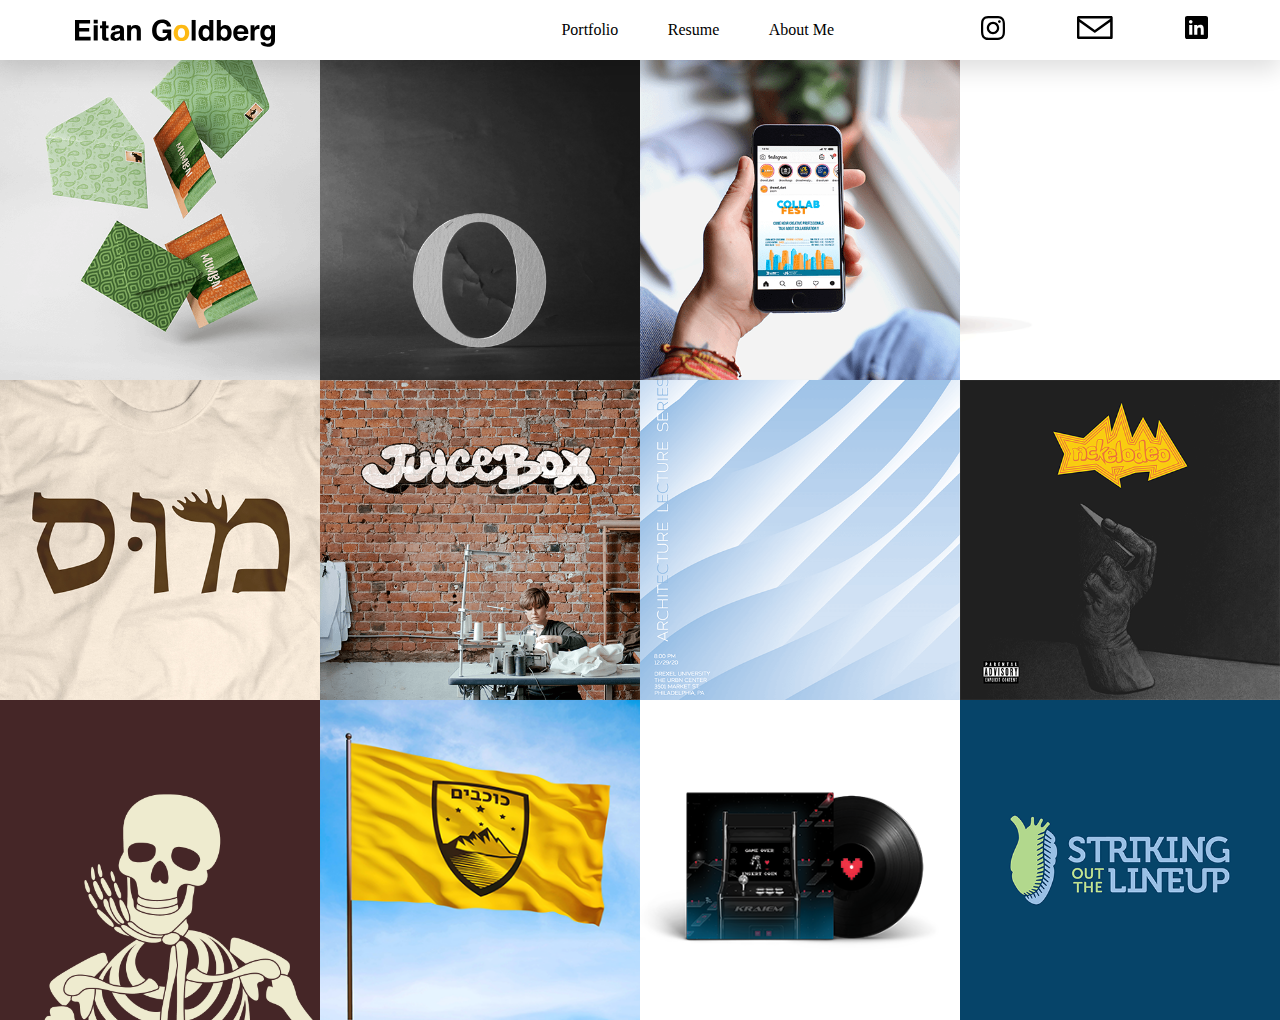
<file: deploy/index.html>
<!DOCTYPE html>
<html lang="en">

<head>
    <meta charset="UTF-8">
    <meta name="viewport" content="width=device-width, initial-scale=1.0">
    <meta http-equiv="X-UA-Compatible" content="ie=edge">
    <!-- Google Font -->
    <link rel="preconnect" href="https://fonts.googleapis.com">
    <link rel="preconnect" href="https://fonts.gstatic.com" crossorigin>
    <link href="https://fonts.googleapis.com/css2?family=Montserrat:ital,wght@0,100;0,200;0,300;0,400;0,500;0,600;0,700;0,800;0,900;1,100;1,200;1,300;1,400;1,500;1,600;1,700;1,800;1,900&display=swap" rel="stylesheet">
    <link rel="stylesheet" href="css/styles.css">
    <title>Eitan Goldberg</title>
    <link rel="icon" type="image/x-icon" href="./img/favicon.svg">
</head>

<body>

    <script type="module" src="js/scripts-min.js"></script>

    <header>
      <section id="header-contents">
    
        <aside id="logo-container">
          <a href="index.html" ><img src="img/logo.svg" alt="eitangoldberg_logo"></a>
        </aside>
      
        <section id="burger-container">
          <div id="hamburger_icon">
            <svg fill="none" viewBox="0 0 30 28">
              <g fill="#000">
                <path id="burger-line-3" d="M24.11 20.675H5.89a1.5 1.5 0 1 0 0 3h18.22a1.5 1.5 0 1 0 0-3Z" class="burgerlines"/>
                <path id="burger-line-2" d="M24.11 12.505H5.89a1.5 1.5 0 1 0 0 3h18.22a1.5 1.5 0 1 0 0-3Z" class="burgerlines"/>
                <path id="burger-line-1" d="M5.89 7.325h18.22a1.5 1.5 0 0 0 0-3H5.89a1.5 1.5 0 0 0 0 3Z" class="burgerlines"/>
              </g>
            </svg>
          </div>
        </section>
      
        <div id="nav-container">
          <ul id="navlinks">
            <li><a href="index.html" class="nav-links" id="portfolio-link">Portfolio</a></li>
            <li><a href="img/EitanGoldberg_Resume.pdf" class="nav-links" id="resume-link">Resume</a></li>
            <li><a href="aboutme.html" class="nav-links" id="aboutme-link">About Me</a></li>
          </ul>
    
          <div id="social-icons">
            <a href="https://www.instagram.com/obsessive.work/">
              <svg class="instagram-icon" viewBox="0 0 24 24">
                  <g style="clip-path:url(#SVGID_00000029047501431540366000000010113900233366862225_)">
                    <path d="M12 2.2c3.2 0 3.6 0 4.8.1 1.2.1 1.8.2 2.2.4.6.2 1 .5 1.4.9.4.4.7.8.9 1.4.2.4.4 1.1.4 2.2.1 1.3.1 1.6.1 4.8 0 3.2 0 3.6-.1 4.8-.1 1.2-.2 1.8-.4 2.2-.2.6-.5 1-.9 1.4-.4.4-.8.7-1.4.9-.4.2-1.1.4-2.2.4-1.3.1-1.6.1-4.8.1-3.2 0-3.6 0-4.8-.1-1.2-.1-1.8-.2-2.2-.4-.6-.2-1-.5-1.4-.9-.4-.4-.7-.8-.9-1.4-.2-.4-.4-1.1-.4-2.2-.1-1.3-.1-1.6-.1-4.8 0-3.2 0-3.6.1-4.8 0-1.2.2-1.9.4-2.3.2-.6.5-1 .9-1.4.4-.4.8-.6 1.3-.9.4-.1 1.1-.3 2.3-.4H12zM12 0C8.7 0 8.3 0 7.1.1c-1.3 0-2.2.2-3 .5C3.4.9 2.7 1.3 2 2 1.3 2.7.9 3.4.6 4.1c-.3.8-.5 1.7-.5 3C0 8.3 0 8.7 0 12c0 3.3 0 3.7.1 4.9.1 1.3.3 2.2.6 2.9.2.9.6 1.5 1.3 2.2.7.7 1.3 1.1 2.1 1.4.8.3 1.6.5 2.9.6h5c3.3 0 3.7 0 4.9-.1 1.3-.1 2.2-.3 2.9-.6.8-.3 1.5-.7 2.1-1.4.7-.7 1.1-1.3 1.4-2.1.3-.8.5-1.6.6-2.9.1-1.2.1-1.6.1-4.9 0-3.3 0-3.7-.1-4.9-.1-1.3-.3-2.2-.6-2.9-.2-.8-.6-1.5-1.3-2.2-.7-.7-1.3-1.1-2.1-1.4C19.1.3 18.3.1 17 0h-5z"/>
                    <path d="M12 5.8c-3.4 0-6.2 2.8-6.2 6.2 0 3.4 2.8 6.2 6.2 6.2 3.4 0 6.2-2.8 6.2-6.2 0-3.4-2.8-6.2-6.2-6.2zM12 16c-2.2 0-4-1.8-4-4s1.8-4 4-4 4 1.8 4 4-1.8 4-4 4zM19.8 5.6c0 .8-.6 1.4-1.4 1.4-.8 0-1.4-.6-1.4-1.4 0-.8.6-1.4 1.4-1.4.8 0 1.4.6 1.4 1.4z"/>
                  </g>
              </svg>
            </a>
            <a href="mailto: egoldberg30@gmail.com">
              <svg class="email-icon" viewBox="0 0 26.7 17.2" >
                <path d="M25.5 0H1.2C.5 0 0 .5 0 1.2V16c0 .6.5 1.2 1.2 1.2h24.3c.7 0 1.2-.5 1.2-1.2V1.2c0-.7-.5-1.2-1.2-1.2zm-.6 15.4H1.8v-11l11 7.9c.1.1.3.2.5.2s.4-.1.5-.2l11-7.9v11zm-.2-13.1-11.4 8.1L1.9 2.3c-.1-.1-.1-.2-.1-.3 0-.1.1-.2.2-.2h22.7c.1 0 .2.1.2.2s-.1.2-.2.3z"/>
              </svg>
            </a>
            <a href="https://www.linkedin.com/in/eitan-goldberg/">
              <svg class="linkedin-icon" viewBox="0 0 22 22">
                <path d="M20 0H2C.9 0 0 .9 0 2v18c0 1.1.9 2 2 2h18c1.1 0 2-.9 2-2V2c0-1.1-.9-2-2-2zM7 18H4V8.5h3V18zM5.5 7.2c-1 0-1.7-.8-1.7-1.7s.8-1.7 1.7-1.7 1.7.8 1.7 1.7-.8 1.7-1.7 1.7zM18 18h-2.9v-4.6c0-1.1 0-2.5-1.5-2.5s-1.8 1.2-1.8 2.4V18h-3V8.5h2.8v1.3C12 9 13 8.3 14.4 8.3c3 0 3.5 2 3.5 4.5V18z"/>
              </svg>
            </a>
          </div>
        </div>
    
      </section>
    </header>

    <section id="portfolio">
    
        <section id="projects">
    
            <div id="images">
                <a href="index.html"><div class="project-images" id="project1"></div></a>
                <a href="orchestraposter.html"><div class="project-images" id="project2"></div></a>
                <a href="index.html"><div class="project-images" id="project3"></div></a>
                <a href="index.html"><div class="project-images" id="project4"></div></a>
                <a href="index.html"><div class="project-images" id="project5"></div></a>
                <a href="index.html"><div class="project-images" id="project6"></div></a>
                <a href="index.html"><div class="project-images" id="project7"></div></a>
                <a href="index.html"><div class="project-images" id="project8"></div></a>
                <a href="index.html"><div class="project-images" id="project9"></div></a>
                <a href="index.html"><div class="project-images" id="project10"></div></a>
                <a href="index.html"><div class="project-images" id="project11"></div></a>
                <a href="index.html"><div class="project-images" id="project12"></div></a>
            </div>
    
        </section>
    
    </section>

</body>

</html>
</file>
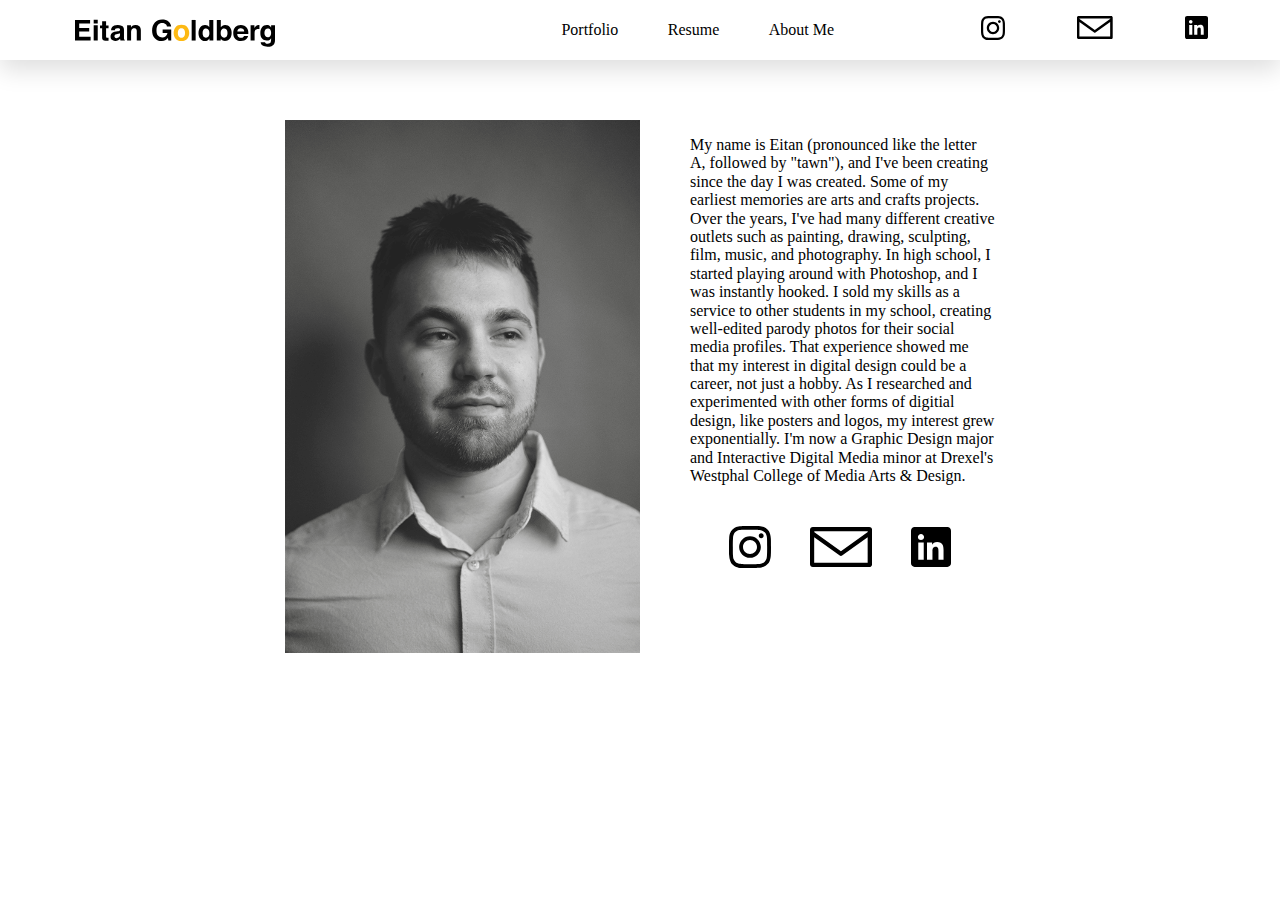
<file: deploy/aboutme.html>
<!DOCTYPE html>
<html lang="en">

<head>
    <meta charset="UTF-8">
    <meta name="viewport" content="width=device-width, initial-scale=1.0">
    <meta http-equiv="X-UA-Compatible" content="ie=edge">
    <!-- Google Font -->
    <link rel="preconnect" href="https://fonts.googleapis.com">
    <link rel="preconnect" href="https://fonts.gstatic.com" crossorigin>
    <link href="https://fonts.googleapis.com/css2?family=Montserrat:ital,wght@0,100;0,200;0,300;0,400;0,500;0,600;0,700;0,800;0,900;1,100;1,200;1,300;1,400;1,500;1,600;1,700;1,800;1,900&display=swap" rel="stylesheet">
    <link rel="stylesheet" href="css/styles.css">
    <title>Eitan Goldberg</title>
    <link rel="icon" type="image/x-icon" href="./img/favicon.svg">
</head>

<body>

     <header>
       <section id="header-contents">
     
         <aside id="logo-container">
           <a href="index.html" ><img src="img/logo.svg" alt="eitangoldberg_logo"></a>
         </aside>
       
         <section id="burger-container">
           <div id="hamburger_icon">
             <svg fill="none" viewBox="0 0 30 28">
               <g fill="#000">
                 <path id="burger-line-3" d="M24.11 20.675H5.89a1.5 1.5 0 1 0 0 3h18.22a1.5 1.5 0 1 0 0-3Z" class="burgerlines"/>
                 <path id="burger-line-2" d="M24.11 12.505H5.89a1.5 1.5 0 1 0 0 3h18.22a1.5 1.5 0 1 0 0-3Z" class="burgerlines"/>
                 <path id="burger-line-1" d="M5.89 7.325h18.22a1.5 1.5 0 0 0 0-3H5.89a1.5 1.5 0 0 0 0 3Z" class="burgerlines"/>
               </g>
             </svg>
           </div>
         </section>
       
         <div id="nav-container">
           <ul id="navlinks">
             <li><a href="index.html" class="nav-links" id="portfolio-link">Portfolio</a></li>
             <li><a href="img/EitanGoldberg_Resume.pdf" class="nav-links" id="resume-link">Resume</a></li>
             <li><a href="aboutme.html" class="nav-links" id="aboutme-link">About Me</a></li>
           </ul>
     
           <div id="social-icons">
             <a href="https://www.instagram.com/obsessive.work/">
               <svg class="instagram-icon" viewBox="0 0 24 24">
                   <g style="clip-path:url(#SVGID_00000029047501431540366000000010113900233366862225_)">
                     <path d="M12 2.2c3.2 0 3.6 0 4.8.1 1.2.1 1.8.2 2.2.4.6.2 1 .5 1.4.9.4.4.7.8.9 1.4.2.4.4 1.1.4 2.2.1 1.3.1 1.6.1 4.8 0 3.2 0 3.6-.1 4.8-.1 1.2-.2 1.8-.4 2.2-.2.6-.5 1-.9 1.4-.4.4-.8.7-1.4.9-.4.2-1.1.4-2.2.4-1.3.1-1.6.1-4.8.1-3.2 0-3.6 0-4.8-.1-1.2-.1-1.8-.2-2.2-.4-.6-.2-1-.5-1.4-.9-.4-.4-.7-.8-.9-1.4-.2-.4-.4-1.1-.4-2.2-.1-1.3-.1-1.6-.1-4.8 0-3.2 0-3.6.1-4.8 0-1.2.2-1.9.4-2.3.2-.6.5-1 .9-1.4.4-.4.8-.6 1.3-.9.4-.1 1.1-.3 2.3-.4H12zM12 0C8.7 0 8.3 0 7.1.1c-1.3 0-2.2.2-3 .5C3.4.9 2.7 1.3 2 2 1.3 2.7.9 3.4.6 4.1c-.3.8-.5 1.7-.5 3C0 8.3 0 8.7 0 12c0 3.3 0 3.7.1 4.9.1 1.3.3 2.2.6 2.9.2.9.6 1.5 1.3 2.2.7.7 1.3 1.1 2.1 1.4.8.3 1.6.5 2.9.6h5c3.3 0 3.7 0 4.9-.1 1.3-.1 2.2-.3 2.9-.6.8-.3 1.5-.7 2.1-1.4.7-.7 1.1-1.3 1.4-2.1.3-.8.5-1.6.6-2.9.1-1.2.1-1.6.1-4.9 0-3.3 0-3.7-.1-4.9-.1-1.3-.3-2.2-.6-2.9-.2-.8-.6-1.5-1.3-2.2-.7-.7-1.3-1.1-2.1-1.4C19.1.3 18.3.1 17 0h-5z"/>
                     <path d="M12 5.8c-3.4 0-6.2 2.8-6.2 6.2 0 3.4 2.8 6.2 6.2 6.2 3.4 0 6.2-2.8 6.2-6.2 0-3.4-2.8-6.2-6.2-6.2zM12 16c-2.2 0-4-1.8-4-4s1.8-4 4-4 4 1.8 4 4-1.8 4-4 4zM19.8 5.6c0 .8-.6 1.4-1.4 1.4-.8 0-1.4-.6-1.4-1.4 0-.8.6-1.4 1.4-1.4.8 0 1.4.6 1.4 1.4z"/>
                   </g>
               </svg>
             </a>
             <a href="mailto: egoldberg30@gmail.com">
               <svg class="email-icon" viewBox="0 0 26.7 17.2" >
                 <path d="M25.5 0H1.2C.5 0 0 .5 0 1.2V16c0 .6.5 1.2 1.2 1.2h24.3c.7 0 1.2-.5 1.2-1.2V1.2c0-.7-.5-1.2-1.2-1.2zm-.6 15.4H1.8v-11l11 7.9c.1.1.3.2.5.2s.4-.1.5-.2l11-7.9v11zm-.2-13.1-11.4 8.1L1.9 2.3c-.1-.1-.1-.2-.1-.3 0-.1.1-.2.2-.2h22.7c.1 0 .2.1.2.2s-.1.2-.2.3z"/>
               </svg>
             </a>
             <a href="https://www.linkedin.com/in/eitan-goldberg/">
               <svg class="linkedin-icon" viewBox="0 0 22 22">
                 <path d="M20 0H2C.9 0 0 .9 0 2v18c0 1.1.9 2 2 2h18c1.1 0 2-.9 2-2V2c0-1.1-.9-2-2-2zM7 18H4V8.5h3V18zM5.5 7.2c-1 0-1.7-.8-1.7-1.7s.8-1.7 1.7-1.7 1.7.8 1.7 1.7-.8 1.7-1.7 1.7zM18 18h-2.9v-4.6c0-1.1 0-2.5-1.5-2.5s-1.8 1.2-1.8 2.4V18h-3V8.5h2.8v1.3C12 9 13 8.3 14.4 8.3c3 0 3.5 2 3.5 4.5V18z"/>
               </svg>
             </a>
           </div>
         </div>
     
       </section>
     </header>

    <section id=aboutme>
       <div id=aboutme_content>
           <img src="img/EitanGoldberg_Headshot.png" alt="eitangoldberg_headshot" id="headshot">
           <div id="caption">
                <p>My name is Eitan (pronounced like the letter A, followed by "tawn"), and I've been creating since the day I was created. Some of my earliest memories are arts and crafts projects. Over the years, I've had many different creative outlets such as painting, drawing, sculpting, film, music, and photography. In high school, I started playing around with Photoshop, and I was instantly hooked. I sold my skills as a service to other students in my school, creating well-edited parody photos for their social media profiles. That experience showed me that my interest in digital design could be a career, not just a hobby. As I researched and experimented with other forms of digitial design, like posters and logos, my interest grew exponentially. I'm now a Graphic Design major and Interactive Digital Media minor at Drexel's Westphal College of Media Arts & Design.
                </p>
                <div id="social-media-icons">
                    <a href="https://www.instagram.com/obsessive.work/">
                        <svg class="instagram-icon" viewBox="0 0 24 24">
                            <g style="clip-path:url(#SVGID_00000029047501431540366000000010113900233366862225_)">
                              <path d="M12 2.2c3.2 0 3.6 0 4.8.1 1.2.1 1.8.2 2.2.4.6.2 1 .5 1.4.9.4.4.7.8.9 1.4.2.4.4 1.1.4 2.2.1 1.3.1 1.6.1 4.8 0 3.2 0 3.6-.1 4.8-.1 1.2-.2 1.8-.4 2.2-.2.6-.5 1-.9 1.4-.4.4-.8.7-1.4.9-.4.2-1.1.4-2.2.4-1.3.1-1.6.1-4.8.1-3.2 0-3.6 0-4.8-.1-1.2-.1-1.8-.2-2.2-.4-.6-.2-1-.5-1.4-.9-.4-.4-.7-.8-.9-1.4-.2-.4-.4-1.1-.4-2.2-.1-1.3-.1-1.6-.1-4.8 0-3.2 0-3.6.1-4.8 0-1.2.2-1.9.4-2.3.2-.6.5-1 .9-1.4.4-.4.8-.6 1.3-.9.4-.1 1.1-.3 2.3-.4H12zM12 0C8.7 0 8.3 0 7.1.1c-1.3 0-2.2.2-3 .5C3.4.9 2.7 1.3 2 2 1.3 2.7.9 3.4.6 4.1c-.3.8-.5 1.7-.5 3C0 8.3 0 8.7 0 12c0 3.3 0 3.7.1 4.9.1 1.3.3 2.2.6 2.9.2.9.6 1.5 1.3 2.2.7.7 1.3 1.1 2.1 1.4.8.3 1.6.5 2.9.6h5c3.3 0 3.7 0 4.9-.1 1.3-.1 2.2-.3 2.9-.6.8-.3 1.5-.7 2.1-1.4.7-.7 1.1-1.3 1.4-2.1.3-.8.5-1.6.6-2.9.1-1.2.1-1.6.1-4.9 0-3.3 0-3.7-.1-4.9-.1-1.3-.3-2.2-.6-2.9-.2-.8-.6-1.5-1.3-2.2-.7-.7-1.3-1.1-2.1-1.4C19.1.3 18.3.1 17 0h-5z"/>
                              <path d="M12 5.8c-3.4 0-6.2 2.8-6.2 6.2 0 3.4 2.8 6.2 6.2 6.2 3.4 0 6.2-2.8 6.2-6.2 0-3.4-2.8-6.2-6.2-6.2zM12 16c-2.2 0-4-1.8-4-4s1.8-4 4-4 4 1.8 4 4-1.8 4-4 4zM19.8 5.6c0 .8-.6 1.4-1.4 1.4-.8 0-1.4-.6-1.4-1.4 0-.8.6-1.4 1.4-1.4.8 0 1.4.6 1.4 1.4z"/>
                            </g>
                        </svg>
                      </a>
                      <a href="mailto: egoldberg30@gmail.com">
                        <svg class="email-icon" viewBox="0 0 26.7 17.2" >
                          <path d="M25.5 0H1.2C.5 0 0 .5 0 1.2V16c0 .6.5 1.2 1.2 1.2h24.3c.7 0 1.2-.5 1.2-1.2V1.2c0-.7-.5-1.2-1.2-1.2zm-.6 15.4H1.8v-11l11 7.9c.1.1.3.2.5.2s.4-.1.5-.2l11-7.9v11zm-.2-13.1-11.4 8.1L1.9 2.3c-.1-.1-.1-.2-.1-.3 0-.1.1-.2.2-.2h22.7c.1 0 .2.1.2.2s-.1.2-.2.3z"/>
                        </svg>
                      </a>
                      <a href="https://www.linkedin.com/in/eitan-goldberg/">
                        <svg class="linkedin-icon" viewBox="0 0 22 22">
                          <path d="M20 0H2C.9 0 0 .9 0 2v18c0 1.1.9 2 2 2h18c1.1 0 2-.9 2-2V2c0-1.1-.9-2-2-2zM7 18H4V8.5h3V18zM5.5 7.2c-1 0-1.7-.8-1.7-1.7s.8-1.7 1.7-1.7 1.7.8 1.7 1.7-.8 1.7-1.7 1.7zM18 18h-2.9v-4.6c0-1.1 0-2.5-1.5-2.5s-1.8 1.2-1.8 2.4V18h-3V8.5h2.8v1.3C12 9 13 8.3 14.4 8.3c3 0 3.5 2 3.5 4.5V18z"/>
                        </svg>
                      </a>
                </div>
            </div>
       </div>
    </section>

    <script type="module" src="js/scripts-min.js"></script>

</body>
</html>
</file>
<file: deploy/css/styles.css>
/* =============
    Mixins
============= */
/* ---------------- Font Sizing ---------------- */
html {
  font-size: 100%;
}

/* ---------------- Media Queries ---------------- */
/* =============
    Variables
============= */
/*! normalize.css v8.0.1 | MIT License | github.com/necolas/normalize.css */
/* Document
   ========================================================================== */
/**
 * 1. Correct the line height in all browsers.
 * 2. Prevent adjustments of font size after orientation changes in iOS.
 */
html {
  line-height: 1.15;
  /* 1 */
  -webkit-text-size-adjust: 100%;
  /* 2 */
}

/* Sections
   ========================================================================== */
/**
 * Remove the margin in all browsers.
 */
body {
  margin: 0;
}

/**
 * Render the `main` element consistently in IE.
 */
main {
  display: block;
}

/**
 * Correct the font size and margin on `h1` elements within `section` and
 * `article` contexts in Chrome, Firefox, and Safari.
 */
h1 {
  font-size: 2em;
  margin: 0.67em 0;
}

/* Grouping content
   ========================================================================== */
/**
 * 1. Add the correct box sizing in Firefox.
 * 2. Show the overflow in Edge and IE.
 */
hr {
  box-sizing: content-box;
  /* 1 */
  height: 0;
  /* 1 */
  overflow: visible;
  /* 2 */
}

/**
 * 1. Correct the inheritance and scaling of font size in all browsers.
 * 2. Correct the odd `em` font sizing in all browsers.
 */
pre {
  font-family: monospace, monospace;
  /* 1 */
  font-size: 1em;
  /* 2 */
}

/* Text-level semantics
   ========================================================================== */
/**
 * Remove the gray background on active links in IE 10.
 */
a {
  background-color: transparent;
}

/**
 * 1. Remove the bottom border in Chrome 57-
 * 2. Add the correct text decoration in Chrome, Edge, IE, Opera, and Safari.
 */
abbr[title] {
  border-bottom: none;
  /* 1 */
  text-decoration: underline;
  /* 2 */
  text-decoration: underline dotted;
  /* 2 */
}

/**
 * Add the correct font weight in Chrome, Edge, and Safari.
 */
b,
strong {
  font-weight: bold;
}

/**
 * 1. Correct the inheritance and scaling of font size in all browsers.
 * 2. Correct the odd `em` font sizing in all browsers.
 */
code,
kbd,
samp {
  font-family: monospace, monospace;
  /* 1 */
  font-size: 1em;
  /* 2 */
}

/**
 * Add the correct font size in all browsers.
 */
small {
  font-size: 80%;
}

/**
 * Prevent `sub` and `sup` elements from affecting the line height in
 * all browsers.
 */
sub,
sup {
  font-size: 75%;
  line-height: 0;
  position: relative;
  vertical-align: baseline;
}

sub {
  bottom: -0.25em;
}

sup {
  top: -0.5em;
}

/* Embedded content
   ========================================================================== */
/**
 * Remove the border on images inside links in IE 10.
 */
img {
  border-style: none;
}

/* Forms
   ========================================================================== */
/**
 * 1. Change the font styles in all browsers.
 * 2. Remove the margin in Firefox and Safari.
 */
button,
input,
optgroup,
select,
textarea {
  font-family: inherit;
  /* 1 */
  font-size: 100%;
  /* 1 */
  line-height: 1.15;
  /* 1 */
  margin: 0;
  /* 2 */
}

/**
 * Show the overflow in IE.
 * 1. Show the overflow in Edge.
 */
button,
input {
  /* 1 */
  overflow: visible;
}

/**
 * Remove the inheritance of text transform in Edge, Firefox, and IE.
 * 1. Remove the inheritance of text transform in Firefox.
 */
button,
select {
  /* 1 */
  text-transform: none;
}

/**
 * Correct the inability to style clickable types in iOS and Safari.
 */
button,
[type=button],
[type=reset],
[type=submit] {
  -webkit-appearance: button;
}

/**
 * Remove the inner border and padding in Firefox.
 */
button::-moz-focus-inner,
[type=button]::-moz-focus-inner,
[type=reset]::-moz-focus-inner,
[type=submit]::-moz-focus-inner {
  border-style: none;
  padding: 0;
}

/**
 * Restore the focus styles unset by the previous rule.
 */
button:-moz-focusring,
[type=button]:-moz-focusring,
[type=reset]:-moz-focusring,
[type=submit]:-moz-focusring {
  outline: 1px dotted ButtonText;
}

/**
 * Correct the padding in Firefox.
 */
fieldset {
  padding: 0.35em 0.75em 0.625em;
}

/**
 * 1. Correct the text wrapping in Edge and IE.
 * 2. Correct the color inheritance from `fieldset` elements in IE.
 * 3. Remove the padding so developers are not caught out when they zero out
 *    `fieldset` elements in all browsers.
 */
legend {
  box-sizing: border-box;
  /* 1 */
  color: inherit;
  /* 2 */
  display: table;
  /* 1 */
  max-width: 100%;
  /* 1 */
  padding: 0;
  /* 3 */
  white-space: normal;
  /* 1 */
}

/**
 * Add the correct vertical alignment in Chrome, Firefox, and Opera.
 */
progress {
  vertical-align: baseline;
}

/**
 * Remove the default vertical scrollbar in IE 10+.
 */
textarea {
  overflow: auto;
}

/**
 * 1. Add the correct box sizing in IE 10.
 * 2. Remove the padding in IE 10.
 */
[type=checkbox],
[type=radio] {
  box-sizing: border-box;
  /* 1 */
  padding: 0;
  /* 2 */
}

/**
 * Correct the cursor style of increment and decrement buttons in Chrome.
 */
[type=number]::-webkit-inner-spin-button,
[type=number]::-webkit-outer-spin-button {
  height: auto;
}

/**
 * 1. Correct the odd appearance in Chrome and Safari.
 * 2. Correct the outline style in Safari.
 */
[type=search] {
  -webkit-appearance: textfield;
  /* 1 */
  outline-offset: -2px;
  /* 2 */
}

/**
 * Remove the inner padding in Chrome and Safari on macOS.
 */
[type=search]::-webkit-search-decoration {
  -webkit-appearance: none;
}

/**
 * 1. Correct the inability to style clickable types in iOS and Safari.
 * 2. Change font properties to `inherit` in Safari.
 */
::-webkit-file-upload-button {
  -webkit-appearance: button;
  /* 1 */
  font: inherit;
  /* 2 */
}

/* Interactive
   ========================================================================== */
/*
 * Add the correct display in Edge, IE 10+, and Firefox.
 */
details {
  display: block;
}

/*
 * Add the correct display in all browsers.
 */
summary {
  display: list-item;
}

/* Misc
   ========================================================================== */
/**
 * Add the correct display in IE 10+.
 */
template {
  display: none;
}

/**
 * Add the correct display in IE 10.
 */
[hidden] {
  display: none;
}

/* =============
    Base
============= */
figure {
  margin: 0;
  padding: 0;
}

ul {
  margin: 0;
  padding: 0;
}
ul li {
  list-style: none;
}

a {
  text-decoration: none;
}

.instagram-icon:hover,
.instagram-icon:active {
  fill: #FDB913;
}

.linkedin-icon:hover,
.linkedin-icon:active {
  fill: #FDB913;
}

.email-icon:hover,
.email-icon:active {
  fill: #FDB913;
}

/* =============
    Typography
============= */
body {
  font-family: "Helvetica Neue", h1;
  font-family-margin: 0;
  font-family-padding: 10;
  font-family-font-size: 2rem;
  font-family-color: white !important;
  font-family-font-weight: bold;
}
body h2 {
  margin: 0;
  padding: 5;
  font-size: 1.5rem;
  color: white;
  font-weight: 300;
}

/* =============
    Buttons
============= */
button {
  border: none;
}

/* =============
    Forms
============= */
[type=text], [type=password], [type=date], [type=datetime], [type=datetime-local], [type=month], [type=week], [type=email], [type=number], [type=search], [type=tel], [type=time], [type=url], [type=color], textarea {
  box-shadow: none;
}

[type=text]:focus, [type=password]:focus, [type=date]:focus, [type=datetime]:focus, [type=datetime-local]:focus, [type=month]:focus, [type=week]:focus, [type=email]:focus, [type=number]:focus, [type=search]:focus, [type=tel]:focus, [type=time]:focus, [type=url]:focus, [type=color]:focus, textarea:focus {
  box-shadow: none;
}

input[type=text],
input[type=email],
input[type=password],
textarea {
  -webkit-appearance: none;
}

/* =============
    Navigation
============= */
#nav-container li {
  margin-top: 50px;
  line-height: 1.5rem;
}
@media (min-width: 1024px) {
  #nav-container li {
    align-items: center;
    display: flex;
    margin-bottom: 0px;
    margin-top: 0px;
    line-height: 1rem;
  }
}
#nav-container li a {
  text-align: center;
  font-family: "Helvetica Neue";
  font-weight: medium;
  font-size: 1rem;
  color: black;
}
#nav-container #social-icons {
  background-color: white;
}

/* =============
    Header
============= */
header {
  background-color: white;
  box-shadow: 0px 10px 25px rgba(0, 0, 0, 0.13);
  width: 100vw;
  height: 60px;
  z-index: 500;
  position: fixed;
  display: grid;
  grid-template-areas: ". headercontents .";
  grid-template-columns: auto 100% auto;
  top: 0;
}
header #header-contents {
  grid-area: headercontents;
  display: grid;
  grid-template-areas: "logo . burger";
  grid-template-columns: 300px auto 115px;
}
@media (min-width: 1024px) {
  header #header-contents {
    grid-area: headercontents;
    display: grid;
    grid-template-areas: "logo . nav";
    grid-template-columns: 300px auto 60vw;
  }
}
header #header-contents #logo-container {
  grid-area: logo;
  padding-left: 75px;
  padding-top: 19px;
  padding-right: 0px;
}
header #header-contents #burger-container {
  grid-area: burger;
  justify-content: flex-end;
  align-items: center;
  display: flex;
  width: 100%;
  height: 100%;
  z-index: 1500;
  padding-top: 5px;
  padding-left: 30vw;
}
@media (min-width: 768px) {
  header #header-contents #burger-container {
    padding-left: 40vw;
  }
}
@media (min-width: 1024px) {
  header #header-contents #burger-container {
    display: none !important;
  }
}
header #header-contents #burger-container #hamburger_icon {
  height: 40px;
  width: 40px;
  padding-right: 10vw;
}
@media (min-width: 768px) {
  header #header-contents #burger-container #hamburger_icon {
    padding-right: 75px;
  }
}
header #header-contents #nav-container {
  background-color: white;
  grid-area: nav;
  height: 100vh;
  right: 0;
  top: 60px;
}
@media (min-width: 768px) {
  header #header-contents #nav-container {
    height: 100%;
    width: 100%;
  }
}
@media (min-width: 1024px) {
  header #header-contents #nav-container {
    display: grid;
    grid-template-areas: "links icons";
    grid-template-columns: 50% 50%;
    grid-area: nav;
    display: inline-flex !important;
  }
}
header #header-contents #nav-container #navlinks {
  grid-area: links;
  display: flex;
  flex-direction: column;
  justify-content: center;
  align-items: center;
  height: 100%;
  padding-right: 25px;
}
@media (min-width: 1024px) {
  header #header-contents #nav-container #navlinks {
    width: 100%;
    display: flex;
    flex-direction: row;
    justify-content: space-evenly;
    padding-top: 0;
  }
}
header #header-contents #nav-container #social-icons {
  grid-area: icons;
  height: 100%;
  width: 100%;
  display: flex;
  flex-direction: row;
  align-items: center;
  justify-content: space-evenly;
}
header #header-contents #nav-container #social-icons .linkedin-icon {
  height: 23px;
}
header #header-contents #nav-container #social-icons .email-icon {
  height: 23px;
}
header #header-contents #nav-container #social-icons .instagram-icon {
  height: 24px;
}
header #header-contents #nav-container .nav-links:hover,
header #header-contents #nav-container .nav-links:active {
  color: #FDB913;
}

/* =============
    Footer
============= */
#portfolio {
  width: 100vw;
  padding-top: 60px;
}
#portfolio #images {
  display: grid;
  grid-template-columns: repeat(2, 1fr);
  grid-template-rows: repeat(6, 50vw);
}
@media (min-width: 768px) {
  #portfolio #images {
    display: grid;
    grid-template-columns: repeat(3, 1fr);
    grid-template-rows: repeat(4, 33.333vw);
  }
}
@media (min-width: 1024px) {
  #portfolio #images {
    display: grid;
    grid-template-columns: repeat(4, 1fr);
    grid-template-rows: repeat(3, 25vw);
  }
}
#portfolio #images .project-images {
  height: 100%;
  width: 100%;
  object-fit: 100%;
}
#portfolio #images #project1 {
  background-image: url("../img/project-images/Mumbai.png");
  background-position: center;
  background-size: cover;
}
#portfolio #images #project2 {
  background-image: url("../img/project-images/OrchestraPoster.gif");
  background-position: center;
  background-size: cover;
}
#portfolio #images #project3 {
  background-image: url("../img/project-images/CollabFest.png");
  background-position: center;
  background-size: cover;
}
#portfolio #images #project4 {
  background-image: url("../img/project-images/Albertsons.gif");
  background-position: center;
  background-size: cover;
}
#portfolio #images #project5 {
  background-image: url("../img/project-images/Moose.png");
  background-position: center;
  background-size: cover;
}
#portfolio #images #project6 {
  background-image: url("../img/project-images/Juicebox.png");
  background-position: center;
  background-size: cover;
}
#portfolio #images #project7 {
  background-image: url("../img/project-images/JeanneGangPoster.png");
  background-position: center;
  background-size: cover;
}
#portfolio #images #project8 {
  background-image: url("../img/project-images/Nickelodeo.png");
  background-position: center;
  background-size: cover;
}
#portfolio #images #project9 {
  background-image: url("../img/project-images/MutterMuseum.gif");
  background-position: center;
  background-size: cover;
}
#portfolio #images #project10 {
  background-image: url("../img/project-images/RamahFlags.png");
  background-position: center;
  background-size: cover;
}
#portfolio #images #project11 {
  background-image: url("../img/project-images/YourHeartIsMyPinata.png");
  background-position: center;
  background-size: cover;
}
#portfolio #images #project12 {
  background-image: url("../img/project-images/StrikingOutTheLineup.png");
  background-position: center;
  background-size: cover;
}

#aboutme {
  display: grid;
  grid-template-areas: ". aboutmecontent .";
  grid-template-columns: auto 75vw auto;
}
#aboutme #aboutme_content {
  grid-area: aboutmecontent;
  padding-top: 120px;
  padding-bottom: 60px;
}
@media (min-width: 768px) {
  #aboutme #aboutme_content {
    display: grid;
    grid-template-areas: "headshot type";
    grid-template-columns: 50% 50%;
  }
}
@media (min-width: 1200px) {
  #aboutme #aboutme_content {
    padding-left: 125px;
    padding-right: 125px;
  }
}
#aboutme #aboutme_content #headshot {
  width: 100%;
}
@media (min-width: 768px) {
  #aboutme #aboutme_content #headshot {
    grid-area: headshot;
  }
}
#aboutme #aboutme_content #caption {
  padding-top: 25px;
  padding-bottom: 50px;
}
@media (min-width: 768px) {
  #aboutme #aboutme_content #caption {
    grid-area: type;
    padding-top: 0px;
    padding-left: 50px;
    padding-right: 0px;
  }
}
#aboutme #aboutme_content #caption #social-media-icons {
  display: flex;
  padding-top: 25px;
  justify-content: space-evenly;
  align-items: center;
}
@media (min-width: 1200px) {
  #aboutme #aboutme_content #caption #social-media-icons {
    width: 300px;
  }
}
#aboutme #aboutme_content #caption #social-media-icons .linkedin-icon {
  height: 40px;
}
#aboutme #aboutme_content #caption #social-media-icons .email-icon {
  height: 40px;
}
#aboutme #aboutme_content #caption #social-media-icons .instagram-icon {
  height: 42px;
}

h1 {
  padding-top: 120px;
  text-align: center;
}

#image-display {
  margin-top: 50px;
  align-items: center;
  display: grid;
  grid-template-columns: "auto 50vw auto";
  grid-template-rows: 2 400px;
  grid-template-areas: ". tri-photo ." ". process .";
}
#image-display #tri-photo {
  grid-area: tri-photo;
  display: flex;
  margin: auto;
  height: 200px;
}
#image-display #process-photos {
  grid-area: process;
}
#image-display #process-photos #process {
  width: 80vw;
  margin: auto;
  margin-top: 100px;
  margin-bottom: 100px;
}
</file>
